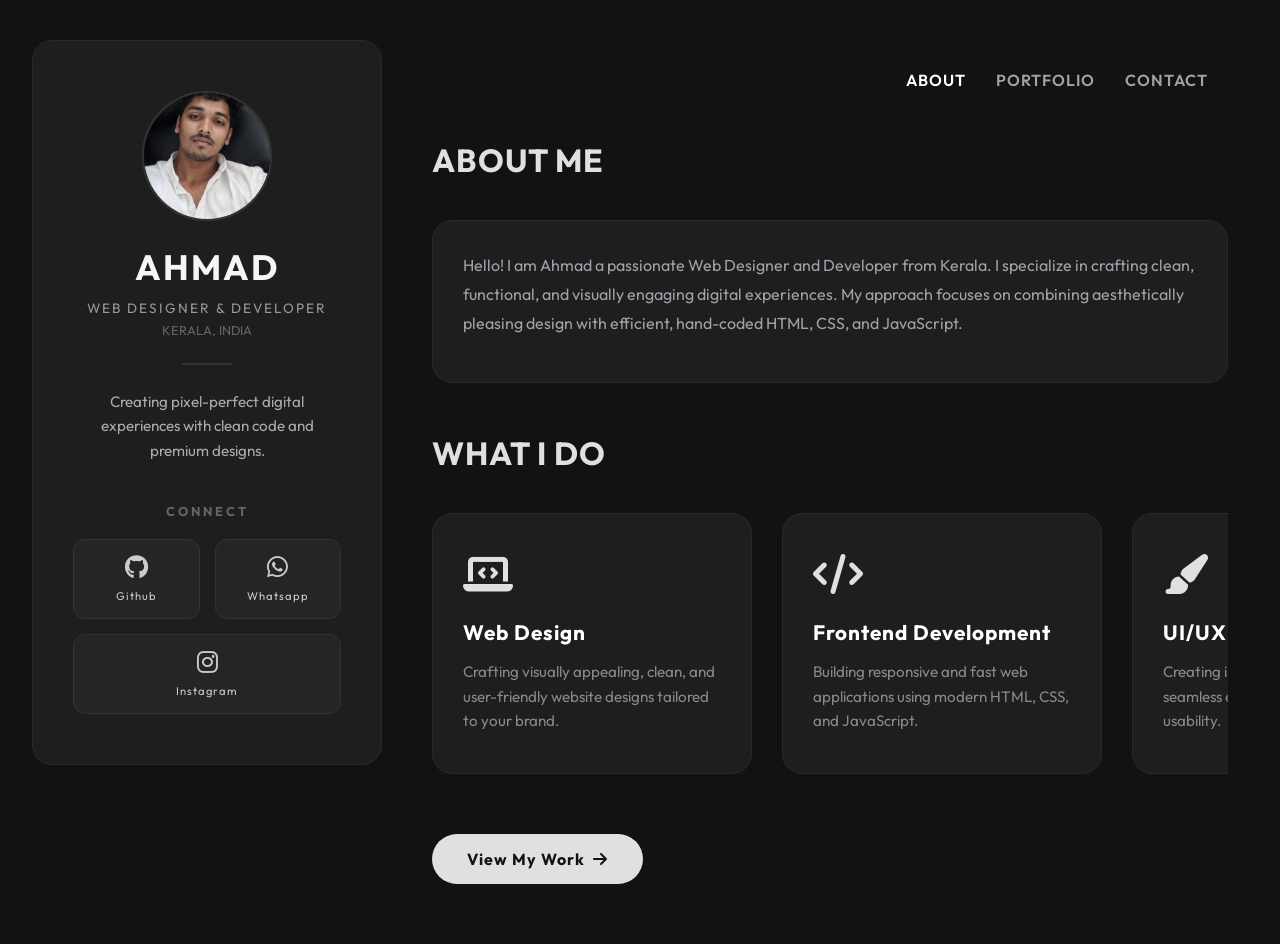
<file: index.html>
<!DOCTYPE html>
<html lang="en">
<head>
    <link rel="icon" type="image/x-icon" href="favicon.png">
    <meta charset="UTF-8">
    <meta name="viewport" content="width=device-width, initial-scale=1.0">
    <title>Ahmadcv</title>
    <link rel="stylesheet" href="style.css">
    <link href="https://fonts.googleapis.com/css2?family=Outfit:wght@300;500;700;900&display=swap" rel="stylesheet">
    <link rel="stylesheet" href="https://cdnjs.cloudflare.com/ajax/libs/font-awesome/6.4.0/css/all.min.css">
</head>
<body>

    <div class="pro-cursor"></div>

    <button class="mobile-toggle" id="menu-btn">
        <i class="fas fa-bars"></i>
    </button>

    <div class="layout-container">
        
        <aside class="sidebar glass-panel" id="sidebar">
            <button class="close-btn" id="close-btn"><i class="fas fa-times"></i></button>

            <div class="profile-img">
                <img src="profile.png" alt="Ahmad">
            </div>
            
            <h1 class="name">AHMAD</h1>
            <p class="job-title">WEB DESIGNER & DEVELOPER</p>
            <p class="location">KERALA, INDIA</p>
            
            <div class="divider"></div>
            
            <p class="bio">Creating pixel-perfect digital experiences with clean code and premium designs.</p>
            
            <div class="connect-section">
                <h3>CONNECT</h3>
                <div class="social-grid">
                    <a href="https://github.com/ahmad-kl" class="social-btn" target="_blank"><i class="fab fa-github"></i> <span>Github</span></a>
                    <a href="https://wa.me/917510173642" class="social-btn" target="_blank"><i class="fab fa-whatsapp"></i> <span>Whatsapp</span></a>
                    <a href="https://www.instagram.com/ahhmddd._?utm_source=qr&igsh=aXM5dGczaDRpajFi" class="social-btn full-width" target="_blank"><i class="fab fa-instagram"></i> <span>Instagram</span></a>
                </div>
            </div>
        </aside>

        <main class="content-area">
            
           <nav class="top-nav">
    <a href="/" style="color: #fff;">About</a>
    <a href="/work">Portfolio</a>
    <a href="/contact">Contact</a>
</nav>

            <div id="about" class="about-section" style="margin-bottom: 50px;">
                <h2 class="section-title">ABOUT ME</h2>
                <div class="about-content glass-panel" style="padding: 30px;">
                    <p style="color: #a1a1aa; line-height: 1.8; font-size: 1rem; margin-bottom: 15px;">
                        Hello! I am Ahmad a passionate Web Designer and Developer from Kerala. I specialize in crafting clean, functional, and visually engaging digital experiences. My approach focuses on combining aesthetically pleasing design with efficient, hand-coded HTML, CSS, and JavaScript.
                    </p>
                </div>
            </div>

            <h2 class="section-title">WHAT I DO</h2>
            
            <div class="services-scroll-container">
                <div class="service-card glass-panel">
                    <i class="fas fa-laptop-code"></i>
                    <h3>Web Design</h3>
                    <p>Crafting visually appealing, clean, and user-friendly website designs tailored to your brand.</p>
                </div>
                
                <div class="service-card glass-panel">
                    <i class="fas fa-code"></i>
                    <h3>Frontend Development</h3>
                    <p>Building responsive and fast web applications using modern HTML, CSS, and JavaScript.</p>
                </div>

                <div class="service-card glass-panel">
                    <i class="fas fa-paint-brush"></i>
                    <h3>UI/UX Design</h3>
                    <p>Creating intuitive user interfaces and seamless experiences focusing on usability.</p>
                </div>
            </div>

            <div class="action-area" style="margin-top: 40px;">
                <a href="work.html" class="primary-btn">View My Work <i class="fas fa-arrow-right" style="margin-left: 8px;"></i></a>
            </div>

        </main>

    </div>

    <script src="script.js"></script>
</body>
</html>
</file>
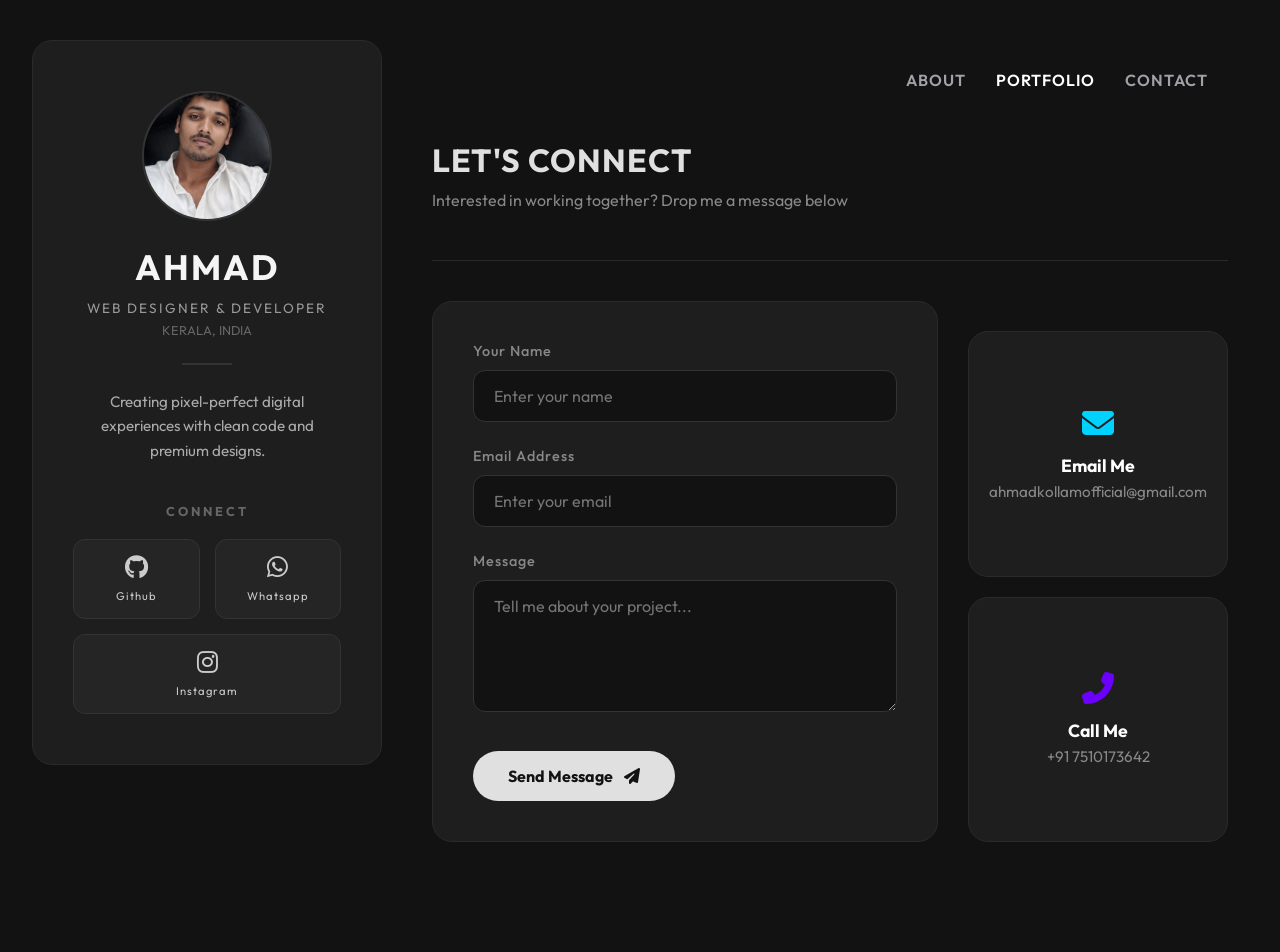
<file: contact.html>
<!DOCTYPE html>
<html lang="en">
<head>
    <link rel="icon" type="image/x-icon" href="favicon.png">
    <meta charset="UTF-8">
    <meta name="viewport" content="width=device-width, initial-scale=1.0">
    <title>Ahmad | Contact</title>
    <link rel="stylesheet" href="style.css">
    <link href="https://fonts.googleapis.com/css2?family=Outfit:wght@300;500;700;900&display=swap" rel="stylesheet">
    <link rel="stylesheet" href="https://cdnjs.cloudflare.com/ajax/libs/font-awesome/6.4.0/css/all.min.css">
</head>
<body>

    <div class="pro-cursor"></div>

    <button class="mobile-toggle" id="menu-btn">
        <i class="fas fa-bars"></i>
    </button>

    <div class="layout-container">
        
        <aside class="sidebar glass-panel" id="sidebar">
            <button class="close-btn" id="close-btn"><i class="fas fa-times"></i></button>

            <div class="profile-img">
                <img src="profile.png" alt="Ahmad">
            </div>
            
            <h1 class="name">AHMAD</h1>
            <p class="job-title">WEB DESIGNER & DEVELOPER</p>
            <p class="location">KERALA, INDIA</p>
            
            <div class="divider"></div>
            
            <p class="bio">Creating pixel-perfect digital experiences with clean code and premium designs.</p>
            
            <div class="connect-section">
                <h3>CONNECT</h3>
                <div class="social-grid">
                    <a href="https://github.com/ahmad-kl" class="social-btn" target="_blank"><i class="fab fa-github"></i> <span>Github</span></a>
                    <a href="https://wa.me/917510173642" class="social-btn" target="_blank"><i class="fab fa-whatsapp"></i> <span>Whatsapp</span></a>
                    <a href="https://www.instagram.com/ahhmddd._?utm_source=qr&igsh=aXM5dGczaDRpajFi" class="social-btn full-width" target="_blank"><i class="fab fa-instagram"></i> <span>Instagram</span></a>
                </div>
            </div>
        </aside>

        <main class="content-area">
            
           <nav class="top-nav">
    <a href="/">About</a>
    <a href="/work" style="color: #fff;">Portfolio</a> 
    <a href="/contact">Contact</a>
</nav>

            <div class="header-right">
                <h2 class="section-title">LET'S CONNECT</h2>
                <p style="color: #888; margin-bottom: 30px;">Interested in working together? Drop me a message below</p>
            </div>
            
            <div class="contact-wrapper">
                
                <div class="form-container glass-panel">
                    <form action="https://formspree.io/f/xeepwgyj" method="POST" class="contact-form">
                        
                        <div class="input-group">
                            <label for="name">Your Name</label>
                            <input type="text" name="name" id="name" placeholder="Enter your name" required>
                        </div>
                        
                        <div class="input-group">
                            <label for="email">Email Address</label>
                            <input type="email" name="_replyto" id="email" placeholder="Enter your email" required>
                        </div>
                        
                        <div class="input-group">
                            <label for="message">Message</label>
                            <textarea name="message" id="message" rows="5" placeholder="Tell me about your project..." required></textarea>
                        </div>
                        
                        <button type="submit" class="submit-btn">Send Message <i class="fas fa-paper-plane" style="margin-left: 8px;"></i></button>
                    </form>
                </div>

                <div class="contact-info" style="margin-top: 30px; display: grid; gap: 20px;">
                    
                    <a href="mailto:ahmadkollamofficial@gmail.com" class="info-card glass-panel" style="text-decoration: none; padding: 20px; text-align: center;">
                        <i class="fas fa-envelope" style="font-size: 2rem; color: #00d2ff; margin-bottom: 15px;"></i>
                        <h4 style="color: #fff;">Email Me</h4>
                        <p style="color: #888;">ahmadkollamofficial@gmail.com</p>
                    </a>
                    
                    <a href="tel:+917510173642" class="info-card glass-panel" style="text-decoration: none; padding: 20px; text-align: center;">
                        <i class="fas fa-phone-alt" style="font-size: 2rem; color: #6b00ff; margin-bottom: 15px;"></i>
                        <h4 style="color: #fff;">Call Me</h4>
                        <p style="color: #888;">+91 7510173642</p>
                    </a>
                    
                </div>
            </div>

        </main>

    </div>
    <script src="script.js"></script>
</body>
</html>
</file>
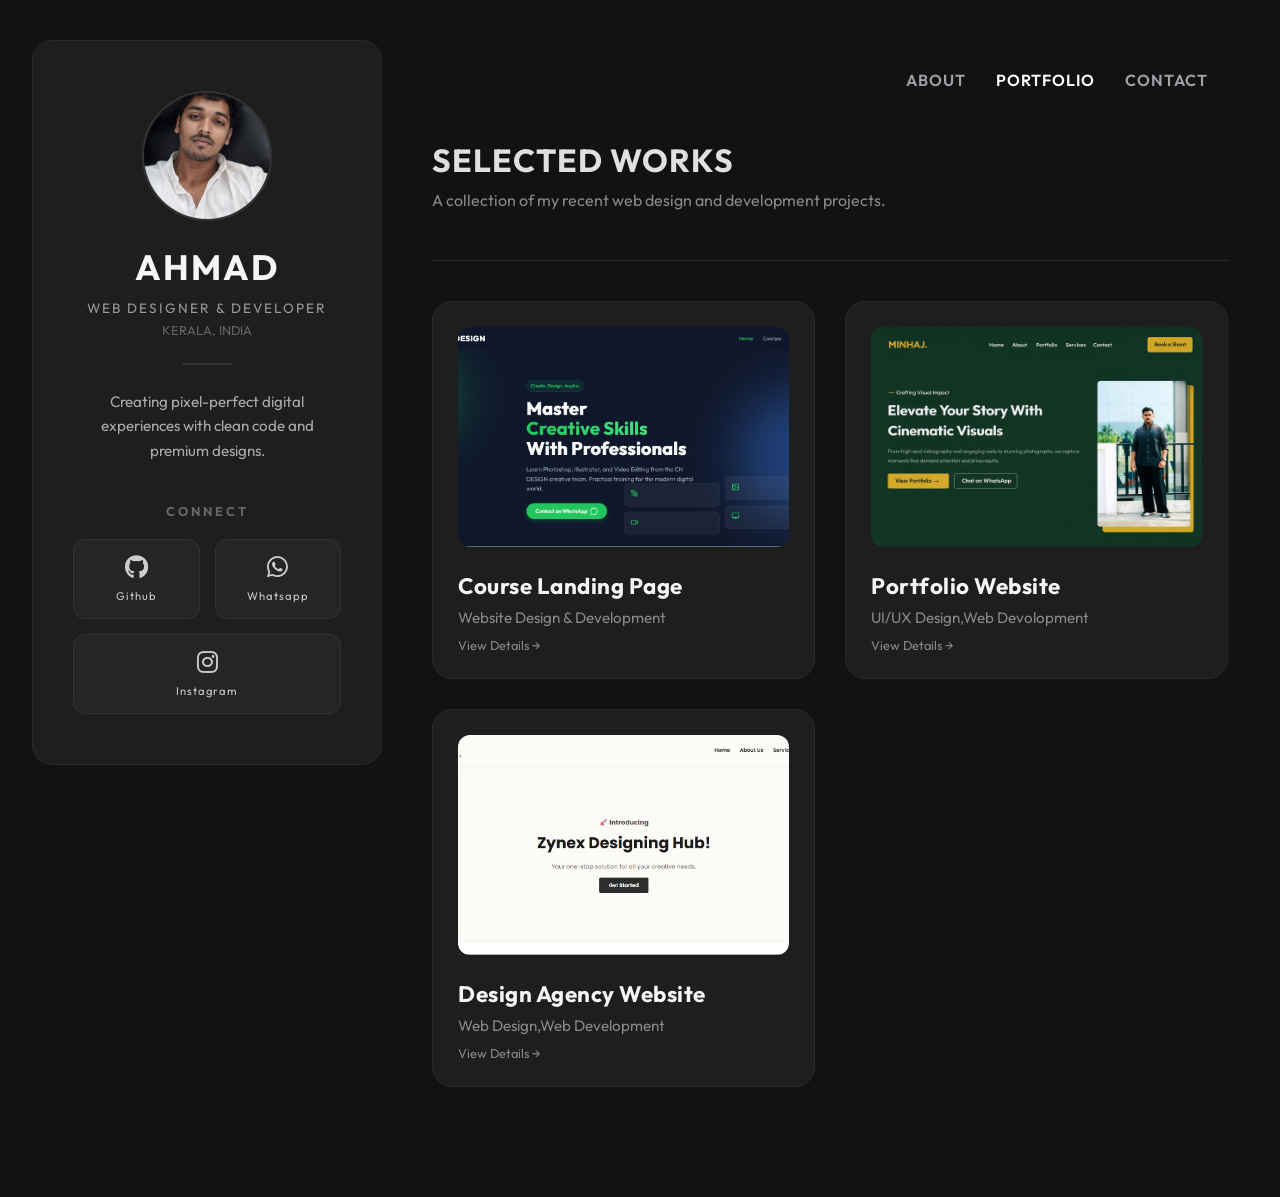
<file: work.html>
<!DOCTYPE html>
<html lang="en">
<head>
    <link rel="icon" type="image/x-icon" href="favicon.png">
    <meta charset="UTF-8">
    <meta name="viewport" content="width=device-width, initial-scale=1.0">
    <title>Ahmad | Portfolio</title>
    <link rel="stylesheet" href="style.css">
    <link href="https://fonts.googleapis.com/css2?family=Outfit:wght@300;500;700;900&display=swap" rel="stylesheet">
    <link rel="stylesheet" href="https://cdnjs.cloudflare.com/ajax/libs/font-awesome/6.4.0/css/all.min.css">
</head>
<body>

    <div class="pro-cursor"></div>

    <button class="mobile-toggle" id="menu-btn">
        <i class="fas fa-bars"></i>
    </button>

    <div class="layout-container">
        
        <aside class="sidebar glass-panel" id="sidebar">
            <button class="close-btn" id="close-btn"><i class="fas fa-times"></i></button>

            <div class="profile-img">
                <img src="profile.png" alt="Ahmad">
            </div>
            
            <h1 class="name">AHMAD</h1>
            <p class="job-title">WEB DESIGNER & DEVELOPER</p>
            <p class="location">KERALA, INDIA</p>
            
            <div class="divider"></div>
            
            <p class="bio">Creating pixel-perfect digital experiences with clean code and premium designs.</p>
            
            <div class="connect-section">
                <h3>CONNECT</h3>
                <div class="social-grid">
                    <a href="https://github.com/ahmad-kl" class="social-btn"><i class="fab fa-github"></i> <span>Github</span></a>
                    <a href="https://wa.me/917510173642" class="social-btn"><i class="fab fa-whatsapp"></i> <span>Whatsapp</span></a>
                    <a href="https://www.instagram.com/ahhmddd._?utm_source=qr&igsh=aXM5dGczaDRpajFi" class="social-btn full-width"><i class="fab fa-instagram"></i> <span>Instagram</span></a>
                </div>
            </div>
        </aside>

        <main class="content-area">
            
           <nav class="top-nav">
    <a href="/">About</a>
    <a href="/work" style="color: #fff;">Portfolio</a> 
    <a href="/contact">Contact</a>
</nav>

            <div class="header-right">
                <h2 class="section-title">SELECTED WORKS</h2>
                <p style="color: #888; margin-bottom: 30px;">A collection of my recent web design and development projects.</p>
            </div>
            
            <div class="project-grid">
                
                <div class="project-card glass-panel">
                    <div class="project-img" style="background-image: url('course.png');"></div>
                    <h3>Course Landing Page</h3>
                    <p>Website Design & Development</p>
                    <a href="https://in0ut.vercel.app/" style="color: #888; font-size: 0.8rem; text-decoration: none; margin-top: 10px; display: inline-block;">View Details →</a>
                </div>
                
                <div class="project-card glass-panel">
                    <div class="project-img" style="background-image: url('minhajwork.png');"></div>
                    <h3>Portfolio Website</h3>
                    <p>UI/UX Design,Web Devolopment</p>
                    <a href="https://minhajmadala.vercel.app/" style="color: #888; font-size: 0.8rem; text-decoration: none; margin-top: 10px; display: inline-block;">View Details →</a>
                </div>

                <div class="project-card glass-panel">
                    <div class="project-img" style="background-image: url('zynexdesignz.png');"></div>
                    <h3>Design Agency Website</h3>
                    <p>Web Design,Web Development</p>
                    <a href="https://zynexdesignz.vercel.app/" style="color: #888; font-size: 0.8rem; text-decoration: none; margin-top: 10px; display: inline-block;">View Details →</a>
                </div>

            </div>

        </main>

    </div>

    <script src="script.js"></script>
</body>
</html>
</file>
<file: style.css>
* {
    margin: 0;
    padding: 0;
    box-sizing: border-box;
    font-family: 'Outfit', sans-serif;
    cursor: none; 
}

body {
    background-color: #121212; 
    color: #e0e0e0; 
    min-height: 100vh;
    display: flex;
    justify-content: center;
    align-items: center;
    overflow-x: hidden;
}


.pro-cursor {
    position: fixed;
    top: 0;
    left: 0;
    width: 20px;
    height: 20px;
    background-color: #fff;
    border-radius: 50%;
    pointer-events: none;
    z-index: 9999;
    transform: translate(-50%, -50%);
    mix-blend-mode: difference;
    transition: width 0.3s ease, height 0.3s ease;
}


body:has(a:hover) .pro-cursor,
body:has(.service-card:hover) .pro-cursor,
body:has(button:hover) .pro-cursor {
    width: 60px;
    height: 60px;
}


.layout-container {
    width: 95%;
    max-width: 1400px;
    min-height: 90vh;
    display: flex;
    gap: 30px;
    margin: 40px auto;
}

.glass-panel {
    background: #1e1e1e;
    border: 1px solid #2a2a2a;
    border-radius: 20px;
}


.sidebar {
    flex: 0 0 350px;
    padding: 50px 40px;
    display: flex;
    flex-direction: column;
    align-items: center;
    text-align: center;
    height: fit-content;
    position: sticky;
    top: 40px;
}

.profile-img img {
    width: 130px;
    height: 130px;
    border-radius: 50%;
    border: 2px solid #333; 
    margin-bottom: 20px;
    object-fit: cover;
}

.name {
    font-size: 2.2rem;
    font-weight: 700;
    letter-spacing: 2px;
    color: #f5f5f5;
}

.job-title {
    font-size: 0.85rem;
    color: #999;
    letter-spacing: 2px;
    margin-top: 10px;
}

.location {
    font-size: 0.8rem;
    color: #666;
    margin-top: 5px;
}

.divider {
    width: 50px;
    height: 2px;
    background: #333;
    margin: 25px 0;
}

.bio {
    font-size: 0.95rem;
    color: #aaa;
    line-height: 1.6;
}

.connect-section {
    margin-top: 40px;
    width: 100%;
}

.connect-section h3 {
    font-size: 0.8rem;
    letter-spacing: 3px;
    color: #666;
    margin-bottom: 20px;
}

.social-grid {
    display: grid;
    grid-template-columns: 1fr 1fr;
    gap: 15px;
}

.social-btn {
    background: #252525;
    border: 1px solid #333;
    padding: 15px;
    border-radius: 12px;
    color: #ccc;
    text-decoration: none;
    display: flex;
    flex-direction: column;
    align-items: center;
    gap: 10px;
    transition: all 0.3s ease;
}

.social-btn i { font-size: 1.5rem; }
.social-btn span { font-size: 0.7rem; letter-spacing: 1px; }

.full-width { grid-column: span 2; }

.social-btn:hover {
    background: #333;
    border-color: #555;
    transform: translateY(-2px);
    color: #fff;
}

.content-area {
    flex: 1;
    padding: 20px;
    min-width: 0; 
}


.top-nav {
    display: flex;
    justify-content: flex-end;
    gap: 30px;
    margin-bottom: 50px;
    padding-top: 10px;
    flex-wrap: wrap;
    padding-right: 20px;
}

.top-nav a {
    color: #a1a1aa;
    text-decoration: none;
    font-size: 1rem;
    font-weight: 600;
    text-transform: uppercase;
    letter-spacing: 1px;
    transition: color 0.3s ease;
}

.top-nav a:hover {
    color: #fff;
}

.section-title {
    font-size: 2rem;
    font-weight: 700;
    margin-bottom: 40px;
    letter-spacing: 1px;
    color: #e0e0e0;
}

.services-scroll-container {
    display: flex;
    gap: 30px;
    overflow-x: auto;
    scroll-snap-type: x mandatory;
    padding-bottom: 20px;
    -webkit-overflow-scrolling: touch;
}

.services-scroll-container::-webkit-scrollbar {
    height: 6px;
}
.services-scroll-container::-webkit-scrollbar-thumb {
    background: #333;
    border-radius: 10px;
}
.services-scroll-container::-webkit-scrollbar-track {
    background: #121212;
}

.service-card {
    min-width: 320px;
    scroll-snap-align: start;
    padding: 40px 30px;
    transition: transform 0.3s ease, border-color 0.3s ease;
}

.service-card:hover {
    transform: translateY(-5px);
    border-color: #555; 
}

.service-card i {
    font-size: 2.5rem;
    color: #e0e0e0;
    margin-bottom: 25px;
}

.service-card h3 {
    font-size: 1.3rem;
    margin-bottom: 15px;
    color: #fff;
    letter-spacing: 1px;
}

.service-card p {
    font-size: 0.95rem;
    color: #888;
    line-height: 1.6;
}

.action-area {
    margin-top: 20px;
}

.primary-btn {
    display: inline-flex;
    align-items: center;
    background: #e0e0e0;
    color: #121212;
    padding: 15px 35px;
    border-radius: 30px;
    text-decoration: none;
    font-weight: 700;
    letter-spacing: 1px;
    transition: transform 0.3s ease, background 0.3s ease;
}

.primary-btn:hover {
    background: #fff;
    transform: translateY(-3px);
}

.mobile-toggle {
    display: none;
    position: fixed;
    top: 20px;
    left: 20px;
    background: #1e1e1e;
    color: #fff;
    border: 1px solid #333;
    padding: 10px 15px;
    border-radius: 8px;
    font-size: 1.5rem;
    cursor: pointer;
    z-index: 1000;
}

.close-btn {
    display: none;
    position: absolute;
    top: 20px;
    right: 20px;
    background: transparent;
    color: #fff;
    border: none;
    font-size: 1.5rem;
    cursor: pointer;
}

@media (max-width: 1000px) {
    .layout-container {
        flex-direction: column;
    }

    .mobile-toggle {
        display: block; 
    }

    .top-nav {
        justify-content: center;
        margin-top: 60px;
    }

    .sidebar {
        position: fixed;
        top: 0;
        left: -100%; 
        width: 320px;
        height: 100vh;
        z-index: 1001;
        overflow-y: auto;
        transition: left 0.4s ease;
        border-radius: 0;
        border-right: 1px solid #333;
    }

    .sidebar.active {
        left: 0;
    }

    .close-btn {
        display: block;
    }

    .content-area {
        padding: 10px;
    }
}

.header-right {
    margin-bottom: 40px;
    border-bottom: 1px solid #2a2a2a;
    padding-bottom: 20px;
}

.header-right .section-title {
    margin-bottom: 10px; 
}


.project-grid {
    display: grid;
    grid-template-columns: repeat(auto-fit, minmax(320px, 1fr)); 
    gap: 30px;
    margin-bottom: 50px;
}


.project-card {
    padding: 25px;
    transition: transform 0.4s ease, border-color 0.4s ease, box-shadow 0.4s ease;
    display: flex;
    flex-direction: column;
}

.project-card:hover {
    transform: translateY(-8px);
    border-color: #555;
    box-shadow: 0 10px 30px rgba(0, 0, 0, 0.5); 
}

.project-img {
    width: 100%;
    height: 220px;
    border-radius: 12px;
    background-color: #2a2a2a;
    background-size: cover;
    background-position: center;
    margin-bottom: 25px;
    transition: transform 0.5s ease;
}

.project-card:hover .project-img {
    transform: scale(1.02);
}

.project-card h3 {
    font-size: 1.4rem;
    margin-bottom: 8px;
    color: #f5f5f5;
    letter-spacing: 0.5px;
}

.project-card p {
    font-size: 0.95rem;
    color: #888;
    margin-bottom: auto; 
}


.project-link {
    color: #888;
    font-size: 0.85rem;
    font-weight: 600;
    text-decoration: none;
    margin-top: 20px;
    display: inline-flex;
    align-items: center;
    text-transform: uppercase;
    letter-spacing: 1px;
    transition: color 0.3s ease;
}

.project-link i {
    margin-left: 8px;
    transition: transform 0.3s ease;
}

.project-card:hover .project-link {
    color: #e0e0e0;
}

.project-card:hover .project-link i {
    transform: translateX(5px); 
}


@media (max-width: 768px) {
    .project-grid {
        grid-template-columns: 1fr; 
    }
    
    .project-img {
        height: 200px;
    }
}

.contact-wrapper {
    display: grid;
    grid-template-columns: 2fr 1fr; 
    gap: 30px;
    margin-bottom: 50px;
}

.form-container {
    padding: 40px;
}

.contact-form .input-group {
    margin-bottom: 25px;
}

.contact-form label {
    display: block;
    font-size: 0.9rem;
    color: #888;
    margin-bottom: 10px;
    letter-spacing: 1px;
    font-weight: 500;
}

.contact-form input,
.contact-form textarea {
    width: 100%;
    background-color: #121212;
    border: 1px solid #333;
    color: #e0e0e0;
    padding: 15px 20px;
    border-radius: 12px;
    font-family: 'Outfit', sans-serif;
    font-size: 1rem;
    outline: none;
    transition: border-color 0.3s ease, box-shadow 0.3s ease;
}


.contact-form input:focus,
.contact-form textarea:focus {
    border-color: #555;
    box-shadow: 0 0 0 3px rgba(255, 255, 255, 0.05);
}


.submit-btn {
    background: #e0e0e0;
    color: #121212;
    border: none;
    padding: 15px 35px;
    border-radius: 30px;
    font-size: 1rem;
    font-weight: 700;
    cursor: none; 
    transition: transform 0.3s ease, background 0.3s ease;
    font-family: 'Outfit', sans-serif;
    margin-top: 10px;
}

.submit-btn:hover {
    background: #fff;
    transform: translateY(-3px);
}


.contact-info {
    display: flex;
    flex-direction: column;
    gap: 20px;
}

.info-card {
    padding: 30px;
    text-align: center;
    display: flex;
    flex-direction: column;
    justify-content: center;
    align-items: center;
    transition: transform 0.3s ease;
}

.info-card:hover {
    transform: translateY(-5px);
}

.info-card i {
    font-size: 2rem;
    color: #666;
    margin-bottom: 15px;
    transition: color 0.3s ease;
}

.info-card:hover i {
    color: #e0e0e0;
}

.info-card h4 {
    font-size: 1.1rem;
    margin-bottom: 5px;
    color: #f5f5f5;
}

.info-card p {
    font-size: 0.95rem;
    color: #888;
}


@media (max-width: 900px) {
    .contact-wrapper {
        grid-template-columns: 1fr; 
    }
}
</file>
